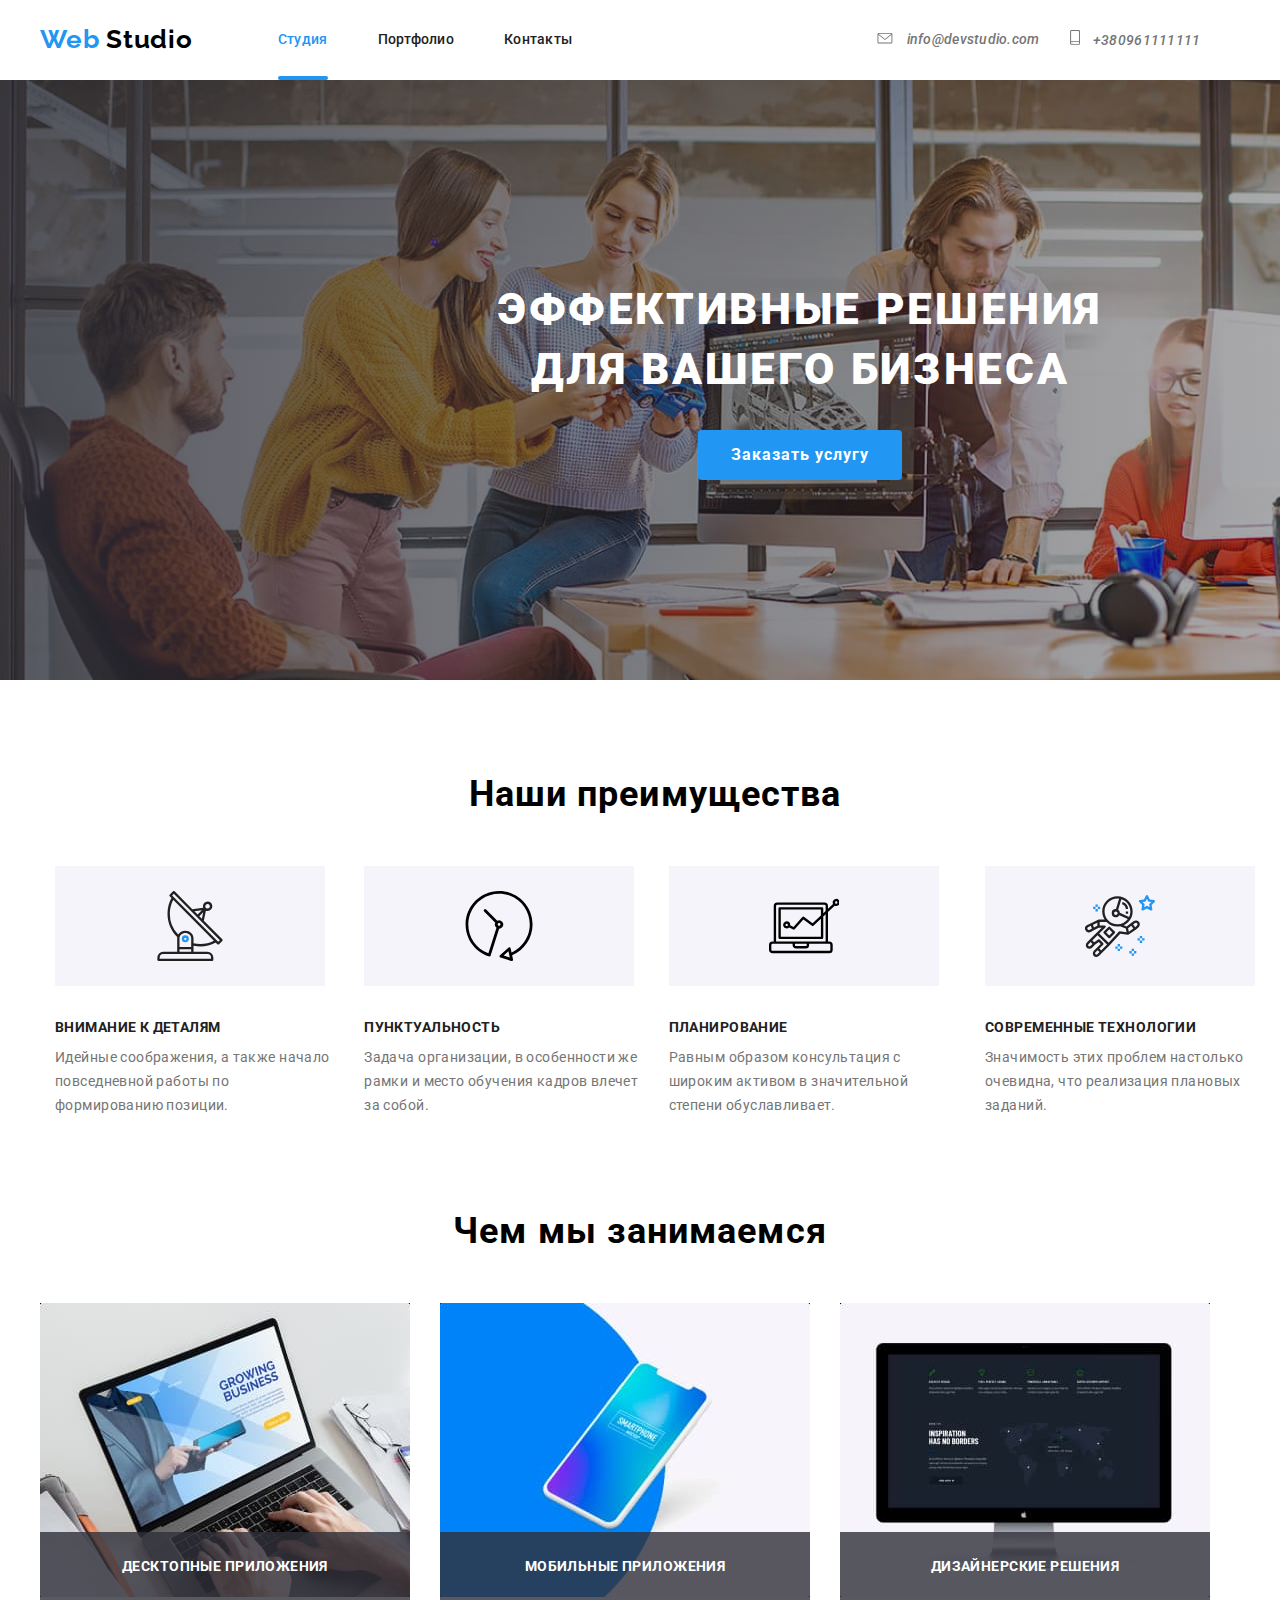
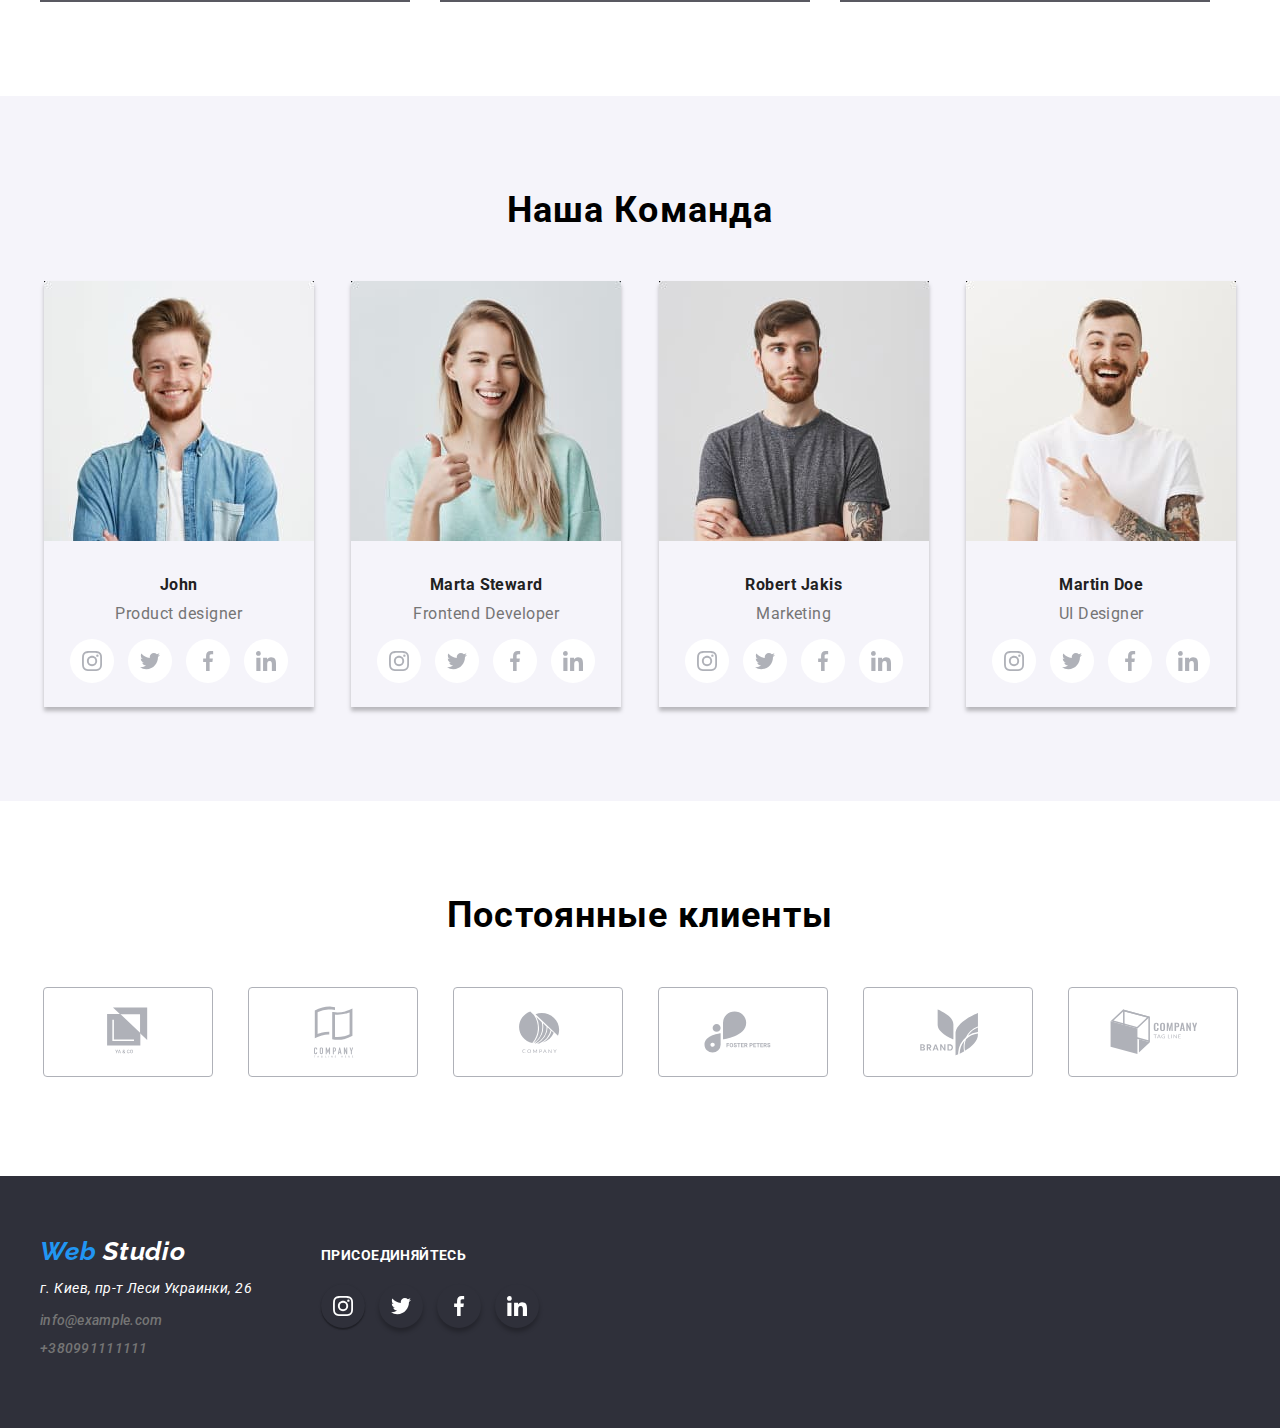
<file: index.html>
<!DOCTYPE html>
<html lang="ru">
  <head>
    <meta charset="UTF-8" />
    <meta name="viewport" content="width=device-width, initial-scale=1.0" />
    <title>Web Studio</title>
    <link
      href="https://fonts.googleapis.com/css2?family=Raleway:wght@700&family=Roboto:wght@400;500;700;900&display=swap"
      rel="stylesheet"
    />
    <link
      rel="stylesheet"
      href="https://cdnjs.cloudflare.com/ajax/libs/modern-normalize/0.6.0/modern-normalize.min.css"
    />
    <link rel="stylesheet" href="./css/styles.css" />
  </head>

  <body>
    <header>
      <nav class="navigation-link container">
        <a href="" class="logo"
          ><span class="logo-accent">Web</span
          ><span class="logo-studio"> Studio</span></a
        >
        <ul class="list site-nav">
          <li class="item"><a href="" class="link current">Студия</a></li>
          <li class="item">
            <a href="./portfolio.html" class="link">Портфолио</a>
          </li>
          <li class="item"><a href="" class="link">Контакты</a></li>
        </ul>
        <address>
          <ul class="list auth-nav">
            <li class="item mail-adress">
              <a href="mailto:info@devstudio.com" class="link contact">
                <svg class="mail-svg" aria-label="маленький конверт">
                  <use href="./images/sprite.svg#icon-envelope"></use>
                </svg>
                info@devstudio.com</a
              >
            </li>
            <li class="item phone">
              <a href="tel:+380961111111" class="link contact">
                <svg class="tel-svg" aria-label="маленький телефон">
                  <use href="./images/sprite.svg#icon-smartphone"></use>
                </svg>
                +380961111111</a
              >
            </li>
          </ul>
        </address>
      </nav>
    </header>
    <!-- Секция herro -->
    <div>
      <section class="hero">
        <h1 class="title-hero">ЭФФЕКТИВНЫЕ РЕШЕНИЯ ДЛЯ ВАШЕГО БИЗНЕСА</h1>
        <!-- Здесь будет background-image, сделанный при помощи стилей -->

        <button type="button" class="button-hero">
          Заказать услугу
        </button>
      </section>
    </div>
    <!-- Секция наши преимущества -->
    <section class="element container">
      <div class="container">
        <h2 class="section-title">Наши преимущества</h2>
        <ul class="list">
          <li class="background-item antenn">
            <div class="">
              <svg class="advantage-svg" aria-label="иконка антена">
                <use href="./images/sprite.svg#icon-antenna"></use>
              </svg>
            </div>
            <h3 class="advantage">ВНИМАНИЕ К ДЕТАЛЯМ</h3>
            <p class="advantage-comment">
              Идейные соображения, а также начало повседневной работы по
              формированию позиции.
            </p>
          </li>
          <li class="background-item clock">
            <div>
              <svg class="advantage-svg" aria-label="иконка часы">
                <use href="./images/sprite.svg#icon-clock"></use>
              </svg>
            </div>
            <h3 class="advantage">ПУНКТУАЛЬНОСТЬ</h3>
            <p class="advantage-comment">
              Задача организации, в особенности же рамки и место обучения кадров
              влечет за собой.
            </p>
          </li>
          <li class="background-item diagramm">
            <div>
              <svg class="advantage-svg" aria-label="маленький компьютер">
                <use href="./images/sprite.svg#icon-diagramm"></use>
              </svg>
            </div>
            <h3 class="advantage">ПЛАНИРОВАНИЕ</h3>
            <p class="advantage-comment">
              Равным образом консультация с широким активом в значительной
              степени обуславливает.
            </p>
          </li>
          <li class="background-item astronaut">
            <div>
              <svg class="advantage-svg" aria-label="иконка астронавт">
                <use href="./images/sprite.svg#icon-astronaut"></use>
              </svg>
            </div>
            <h3 class="advantage">СОВРЕМЕННЫЕ ТЕХНОЛОГИИ</h3>
            <p class="advantage-comment">
              Значимость этих проблем настолько очевидна, что реализация
              плановых заданий.
            </p>
          </li>
        </ul>
      </div>
    </section>
    <!-- Секция-Чем мы занимаемся -->
    <section class="service">
      <div class="container">
        <h2 class="services-title">Чем мы занимаемся</h2>
        <ul class="list">
          <li class="service-item">
            <img src="./images/computer.jpg " alt="Компьютер" />

            <a href="" class="services">Десктопные приложения</a>
          </li>
          <li class="service-item">
            <img src="./images/phone.jpg" alt="телефон" />

            <a href="" class="services">Мобильные приложения</a>
          </li>
          <li class="service-item">
            <img src="./images/monitor.jpg" alt="монитор" />

            <a href="" class="services">Дизайнерские решения</a>
          </li>
        </ul>
      </div>
    </section>
    <!-- Секция- Список специалистов -->
    <section class="ouver-team">
      <div class="container">
        <h2 class="team">Наша Команда</h2>

        <ul class="list social-list">
          <li class="john">
            <div>
              <img src="./images/our-team/john.jpg" alt="фото-портрет" />

              <p class="name"><b>John</b></p>
              <p class="position">Product designer</p>
            </div>

            <address>
              <ul class="list">
                <li>
                  <a href="" target="_blank" class="social-link">
                    <svg
                      class="inst-svg social-svg"
                      width="20"
                      height="20"
                      aria-label="иконка инстаграмм"
                    >
                      <use href="./images/sprite.svg#icon-instagramm"></use>
                    </svg>
                  </a>
                  <a
                    href=""
                    target="_blank"
                    class="social-link"
                    aria-label="иконка твиттер"
                  >
                    <svg
                      class="twitter-svg social-svg"
                      width="20px"
                      height="20px"
                    >
                      <use href="./images/sprite.svg#icon-twitter"></use>
                    </svg>
                  </a>
                  <a href="" target="_blank" class="social-link">
                    <svg
                      class="facebook-svg social-svg"
                      width="20px"
                      height="20px"
                      aria-label="иконка фейсбук"
                    >
                      <use href="./images/sprite.svg#icon-facebook"></use>
                    </svg>
                  </a>

                  <a
                    href=""
                    target="_blank"
                    class="social-link"
                    aria-label="иконка линкедин"
                  >
                    <svg class="linkedin-svg social-svg" width="20" height="20">
                      <use href="./images/sprite.svg#icon-linkedin"></use>
                    </svg>
                  </a>
                </li>
              </ul>
            </address>
          </li>
          <li class="marta">
            <div>
              <img src="./images/our-team/marta.jpg" alt="фото-портрет" />

              <p class="name"><b>Marta Steward</b></p>
              <p class="position">Frontend Developer</p>
            </div>

            <address>
              <ul class="list">
                <li>
                  <a href="" target="_blank" class="social-link">
                    <svg
                      class="inst-svg social-svg"
                      width="20"
                      height="20"
                      aria-label="иконка инстаграм"
                    >
                      <use href="./images/sprite.svg#icon-instagramm"></use>
                    </svg>
                  </a>
                  <a
                    href=""
                    target="_blank"
                    class="social-link"
                    aria-label="иконка твиттер"
                  >
                    <svg
                      class="twitter-svg social-svg"
                      width="20px"
                      height="20px"
                    >
                      <use href="./images/sprite.svg#icon-twitter"></use>
                    </svg>
                  </a>
                  <a
                    href=""
                    target="_blank"
                    class="social-link"
                    aria-label="иконка фейсбук"
                  >
                    <svg
                      class="facebook-svg social-svg"
                      width="20px"
                      height="20px"
                    >
                      <use href="./images/sprite.svg#icon-facebook"></use>
                    </svg>
                  </a>

                  <a
                    href=""
                    target="_blank"
                    class="social-link"
                    aria-label="иконка линкедин"
                  >
                    <svg class="linkedin-svg social-svg" width="20" height="20">
                      <use href="./images/sprite.svg#icon-linkedin"></use>
                    </svg>
                  </a>
                </li>
              </ul>
            </address>
          </li>
          <li class="robert">
            <div>
              <img src="./images/our-team/robert.jpg" alt="фото-портрет" />

              <p class="name"><b>Robert Jakis</b></p>
              <p class="position">Marketing</p>
            </div>

            <address>
              <ul class="list">
                <li>
                  <a
                    href=""
                    target="_blank"
                    class="social-link"
                    aria-label="иконка инстаграм"
                  >
                    <svg class="inst-svg social-svg" width="20" height="20">
                      <use href="./images/sprite.svg#icon-instagramm"></use>
                    </svg>
                  </a>
                  <a
                    href=""
                    target="_blank"
                    class="social-link"
                    aria-label="иконка твиттер"
                  >
                    <svg
                      class="twitter-svg social-svg"
                      width="20px"
                      height="20px"
                    >
                      <use href="./images/sprite.svg#icon-twitter"></use>
                    </svg>
                  </a>
                  <a
                    href=""
                    target="_blank"
                    class="social-link"
                    aria-label="иконка фейсбук"
                  >
                    <svg
                      class="facebook-svg social-svg"
                      width="20px"
                      height="20px"
                    >
                      <use href="./images/sprite.svg#icon-facebook"></use>
                    </svg>
                  </a>

                  <a href="" target="_blank" class="social-link">
                    <svg
                      class="linkedin-svg social-svg"
                      width="20"
                      height="20"
                      aria-label="иконка твиттер"
                    >
                      <use href="./images/sprite.svg#icon-linkedin"></use>
                    </svg>
                  </a>
                </li>
              </ul>
            </address>
          </li>

          <li class="martin">
            <div>
              <img src="./images/our-team/martin.jpg" alt="фото-портрет" />

              <p class="name"><b>Martin Doe</b></p>
              <p class="position">UI Designer</p>
            </div>

            <address>
              <ul class="list">
                <li>
                  <a href="" target="_blank" class="social-link">
                    <svg
                      class="inst-svg social-svg"
                      width="20"
                      height="20"
                      aria-label="иконка инстаграмм"
                    >
                      <use href="./images/sprite.svg#icon-instagramm"></use>
                    </svg>
                  </a>
                  <a
                    href=""
                    target="_blank"
                    class="social-link"
                    aria-label="иконка твиттер"
                  >
                    <svg
                      class="twitter-svg social-svg"
                      width="20px"
                      height="20px"
                    >
                      <use href="./images/sprite.svg#icon-twitter"></use>
                    </svg>
                  </a>
                  <a href="" target="_blank" class="social-link">
                    <svg
                      class="facebook-svg social-svg"
                      width="20px"
                      height="20px"
                      aria-label="иконка фейсбук"
                    >
                      <use href="./images/sprite.svg#icon-facebook"></use>
                    </svg>
                  </a>

                  <a
                    href=""
                    target="_blank"
                    class="social-link"
                    aria-label="иконка линкедин"
                  >
                    <svg class="linkedin-svg social-svg" width="20" height="20">
                      <use href="./images/sprite.svg#icon-linkedin"></use>
                    </svg>
                  </a>
                </li>
              </ul>
            </address>
          </li>
        </ul>
      </div>
    </section>
    <!-- Дальше идет секция "Постоянные клиенты" -->
    <section class="clients flex-block">
      <div class="container">
        <h2 class="clients-title">Постоянные клиенты</h2>
        <ul class="list">
          <li>
            <a href="" class="ouver-clients">
              <svg
                class="clients-svg"
                width="170"
                height="90"
                aria-label="первый клиент"
              >
                <use href="./images/sprite.svg#icon-client-1"></use>
              </svg>
            </a>
          </li>
          <li>
            <a href="" class="ouver-clients">
              <svg
                class="clients-svg"
                width="170"
                height="90"
                aria-label="второй клиент"
              >
                <use href="./images/sprite.svg#icon-client-2"></use>
              </svg>
            </a>
          </li>
          <li>
            <a href="" class="ouver-clients">
              <svg
                class="clients-svg"
                width="170"
                height="90"
                aria-label="третий клиент"
              >
                <use href="./images/sprite.svg#icon-client-3"></use></svg
            ></a>
          </li>
          <li>
            <a href="" class="ouver-clients">
              <svg
                class="clients-svg"
                width="170"
                height="90"
                aria-label="четвертый клиент"
              >
                <use href="./images/sprite.svg#icon-client-4"></use></svg
            ></a>
          </li>
          <li>
            <a href="" class="ouver-clients">
              <svg
                class="clients-svg"
                width="170"
                height="90"
                aria-label="пятый клиент"
              >
                <use href="./images/sprite.svg#icon-client-5"></use></svg
            ></a>
          </li>
          <li>
            <a href="" class="ouver-clients">
              <svg
                class="clients-svg"
                width="170"
                height="90"
                aria-label="шестой клиент"
              >
                <use href="./images/sprite.svg#icon-client-6"></use></svg
            ></a>
          </li>
        </ul>
      </div>
    </section>
    <footer class="visit">
      <!-- <h3>Контакты</h3> -->

      <div class="container test">
        <address>
          <div class="footer-contact">
            <ul class="list">
              <li>
                <a href="" class="logo"
                  ><span class="web-foot">Web</span>
                  <span class="studio-foot">Studio</span>
                </a>
              </li>
              <li class="adress-contact">г. Киев, пр-т Леси Украинки, 26</li>
              <li>
                <a href="mailto:info@example.com" class="link contact"
                  >info@example.com</a
                >
              </li>
              <li>
                <a href="tel:+380991111111" class="link contact"
                  >+380991111111</a
                >
              </li>
            </ul>
          </div>
        </address>
        <div class="foot-link">
          <h2 class="call">Присоединяйтесь</h2>
          <ul class="list">
            <li>
              <a href="" target="_blank" class="foot-social inst">
                <svg
                  class="inst-svg social-svg"
                  width="20"
                  height="20"
                  aria-label="иконка инстаграм"
                >
                  <use href="./images/sprite.svg#icon-instagramm"></use>
                </svg>
              </a>

              <a
                href=""
                target="_blank"
                class="foot-social twitt"
                aria-label="иконка твиттер"
              >
                <svg class="twitter-svg social-svg" width="20px" height="20px">
                  <use href="./images/sprite.svg#icon-twitter"></use>
                </svg>
              </a>
              <a href="" target="_blank" class="foot-social face">
                <svg
                  class="facebook-svg social-svg"
                  width="20px"
                  height="20px"
                  aria-label="иконка фейсбук"
                >
                  <use href="./images/sprite.svg#icon-facebook"></use>
                </svg>
              </a>
              <a href="" target="_blank" class="foot-social linked-in">
                <svg
                  class="linkedin-svg social-svg"
                  width="20"
                  height="20"
                  aria-label="иконка линкедин"
                >
                  <use href="./images/sprite.svg#icon-linkedin"></use>
                </svg>
              </a>
            </li>
          </ul>
        </div>
        <!-- <p class="author">2020 | Developed by GoIT Students</p> -->
      </div>
    </footer>
  </body>
</html>
</file>
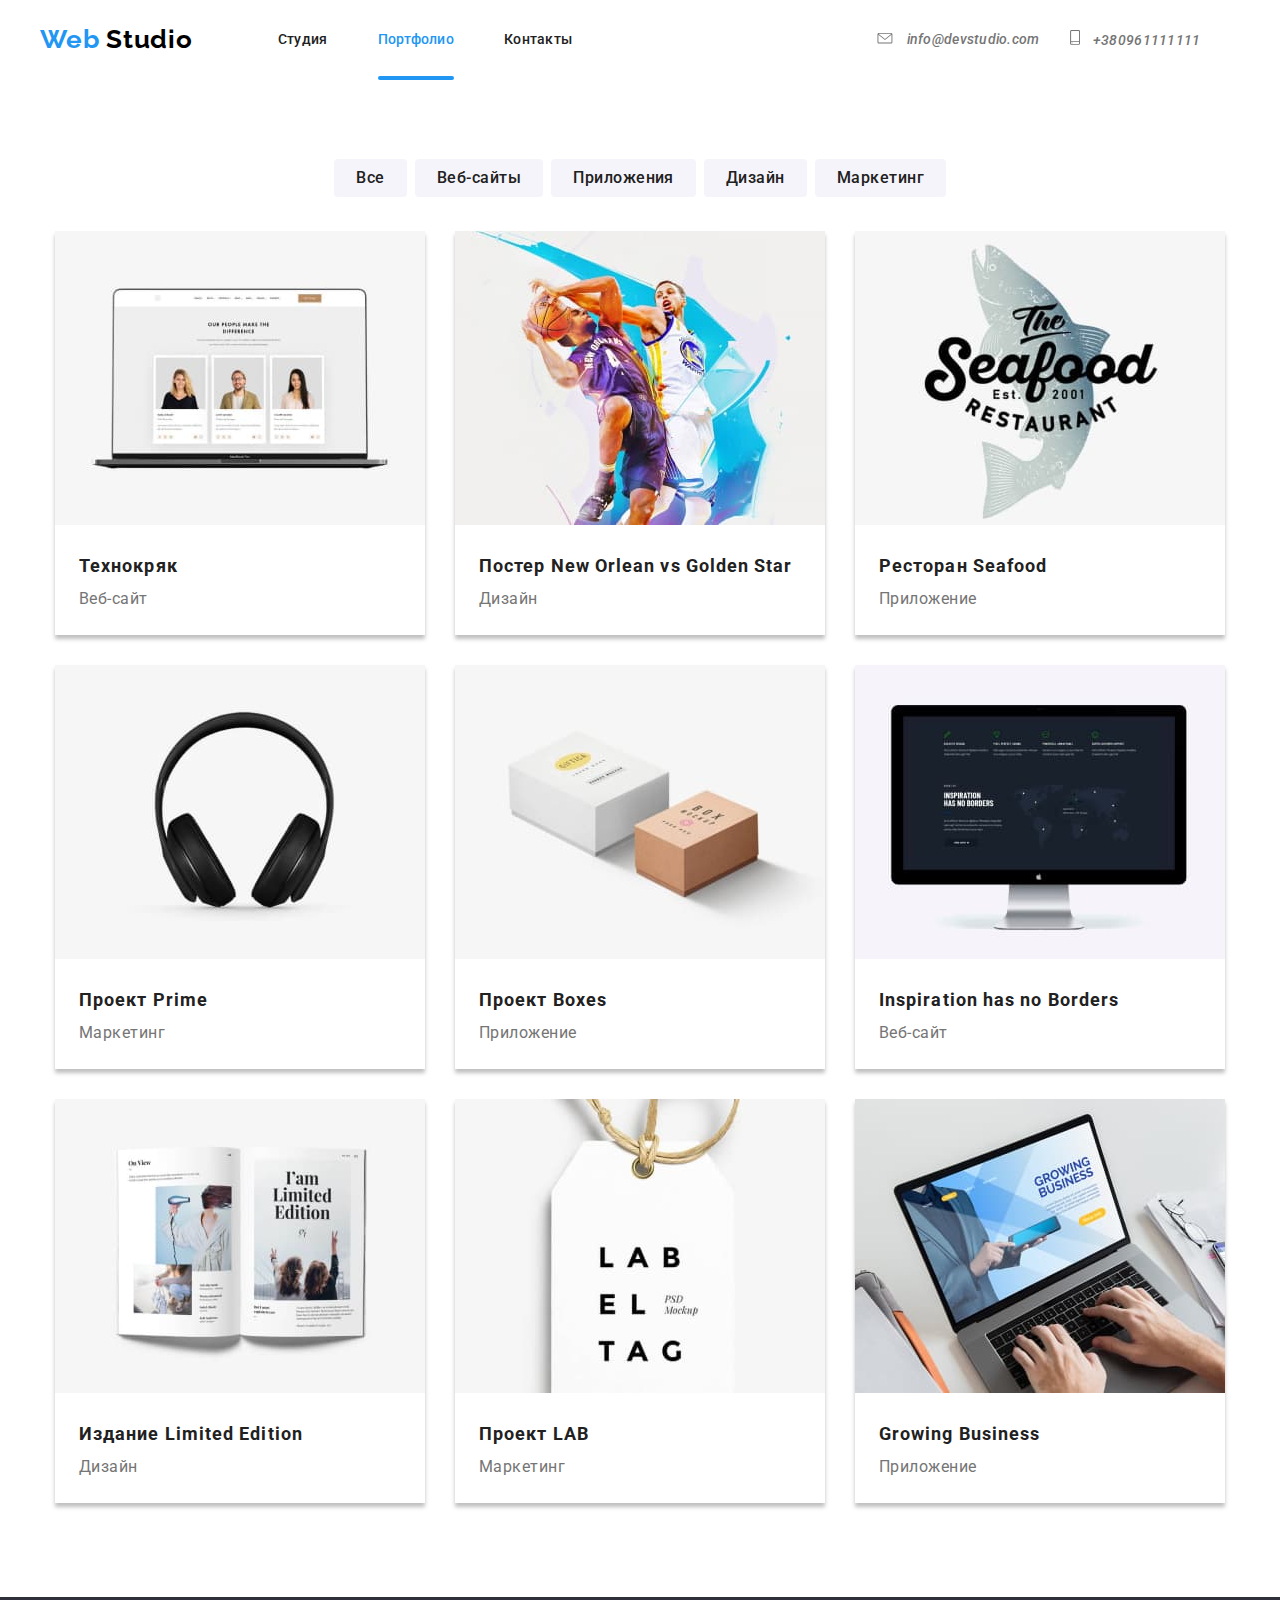
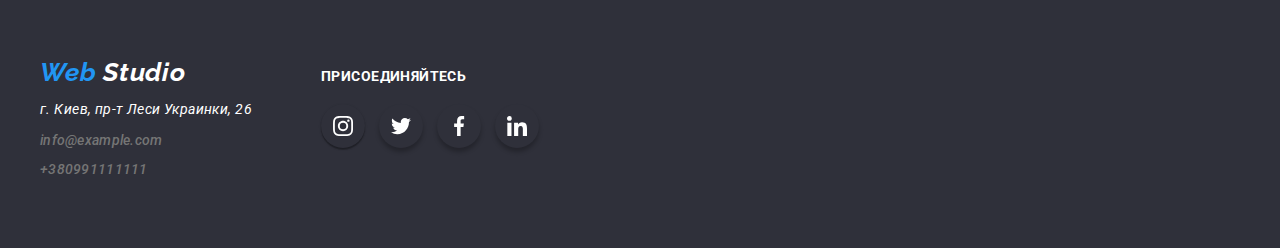
<file: portfolio.html>
<!DOCTYPE html>
<html lang="ru">
  <head>
    <meta charset="UTF-8" />
    <meta name="viewport" content="width=device-width, initial-scale=1.0" />
    <title>portfolio</title>
    <link
      href="https://fonts.googleapis.com/css2?family=Raleway:wght@700&family=Roboto:wght@400;500;700;900&display=swap"
      rel="stylesheet"
    />
    <link
      rel="stylesheet"
      href="https://cdnjs.cloudflare.com/ajax/libs/modern-normalize/0.6.0/modern-normalize.min.css"
    />
    <link rel="stylesheet" href="./css/styles.css" />
  </head>

  <body>
    <header>
      <nav class="navigation-link container">
        <a href="" class="logo"
          ><span class="logo-accent">Web</span
          ><span class="logo-studio"> Studio</span></a
        >
        <ul class="list site-nav">
          <li class="item">
            <a href="index.html" class="link">Студия</a>
          </li>
          <li class="item">
            <a href="" class="link current portfolio-link">Портфолио</a>
          </li>
          <li class="item"><a href="" class="link">Контакты</a></li>
        </ul>
        <address>
          <ul class="list auth-nav">
            <li class="item mail-adress">
              <a href="mailto:info@devstudio.com" class="link contact">
                <svg class="mail-svg" aria-label="маленький конверт">
                  <use href="./images/sprite.svg#icon-envelope"></use>
                </svg>
                info@devstudio.com</a
              >
            </li>
            <li class="item phone">
              <a href="tel:+380961111111" class="link contact">
                <svg class="tel-svg" aria-label="маленький телефон">
                  <use href="./images/sprite.svg#icon-smartphone"></use>
                </svg>
                +380961111111</a
              >
            </li>
          </ul>
        </address>
      </nav>
    </header>
    <main>
      <!-- Секция-галлерея услуг -->
      <section class="gallery container">
        <div>
          <!-- <h1> - в будущем это скрытый заголовок -->
          <h1 class="visually-hidden">Портфолио</h1>
          <!-- <h2> - в будущем это скрытый заголовок -->
          <h2 class="visually-hidden">Галлерея услуг</h2>
          <ul class="list portfolio-item">
            <li>
              <button type="button" class="portfolio-button">
                Все
              </button>
            </li>
            <li>
              <button type="button" class="portfolio-button">Веб-сайты</button>
            </li>
            <li>
              <button type="button" class="portfolio-button">Приложения</button>
            </li>
            <li>
              <button type="button" class="portfolio-button">Дизайн</button>
            </li>
            <li>
              <button type="button" class="portfolio-button">Маркетинг</button>
            </li>
          </ul>
          <ul class="list flex-gallery">
            <li class="gallery-item">
              <a href="" class="link">
                <div class="product">
                  <img
                    src="./images/gallery/team-item.jpg"
                    alt="специалисты в мониторе"
                  />
                  <div class="overlay">
                    <p class="text-overlay">
                      Технокряк это современная площадка распространения
                      коронавируса. Компании используют эту платформу для
                      цифрового шпионажа и атак на защищённые сервера
                      конкурентов.
                    </p>
                  </div>
                </div>

                <h3 class="portfolio-title">Технокряк</h3>
                <p class="portfolio-service">Веб-сайт</p>
              </a>
            </li>
            <li class="gallery-item">
              <a href="" class="link">
                <div class="product">
                  <img
                    src="./images/gallery/sport-design.jpg"
                    alt="Баскетболисты"
                  />
                  <div class="overlay">
                    <p class="text-overlay">
                      Lorem ipsum dolor sit amet consectetur adipisicing elit.
                      Nihil tempora illum alias, minus quas illo.
                    </p>
                  </div>
                </div>

                <h3 class="portfolio-title">
                  Постер New Orlean vs Golden Star
                </h3>
                <p class="portfolio-service">Дизайн</p>
              </a>
            </li>
            <li class="gallery-item">
              <a href="" class="link"
                ><div class="product">
                  <img
                    src="./images/gallery/seafood.jpg"
                    alt="логотип ресторана морепродуктов"
                  />
                  <div class="overlay">
                    <p class="text-overlay">
                      Lorem ipsum dolor sit amet consectetur adipisicing elit.
                      Quos optio inventore nulla impedit, at quibusdam?
                    </p>
                  </div>
                </div>

                <h3 class="portfolio-title">Ресторан Seafood</h3>
                <p class="portfolio-service">Приложение</p>
              </a>
            </li>
            <li class="gallery-item">
              <a href="" class="link"
                ><div class="product">
                  <img src="./images/gallery/headphones.jpg" alt="наушники" />
                  <div class="overlay">
                    <p class="text-overlay">
                      Lorem ipsum dolor sit amet consectetur, adipisicing elit.
                      Laudantium rem ipsum, provident voluptate asperiores
                      totam?
                    </p>
                  </div>
                </div>

                <h3 class="portfolio-title">Проект Prime</h3>
                <p class="portfolio-service">Маркетинг</p>
              </a>
            </li>
            <li class="gallery-item">
              <a href="" class="link"
                ><div class="product">
                  <img src="./images/gallery/boxes.jpg" alt="две коробки" />

                  <div class="overlay">
                    <p class="text-overlay">
                      Lorem ipsum dolor sit amet consectetur adipisicing elit.
                      Nisi cumque autem placeat, deleniti quibusdam soluta!
                    </p>
                  </div>
                </div>

                <h3 class="portfolio-title">Проект Boxes</h3>
                <p class="portfolio-service">Приложение</p>
              </a>
            </li>
            <li class="gallery-item">
              <a href="" class="link"
                ><div class="product">
                  <img
                    src="./images/gallery/monitor.jpg"
                    alt="экран монитора"
                  />
                  <div class="overlay">
                    <p class="text-overlay">
                      Lorem ipsum, dolor sit amet consectetur adipisicing elit.
                      Magni odio, velit adipisci autem dicta quaerat.
                    </p>
                  </div>
                </div>

                <h3 class="portfolio-title">Inspiration has no Borders</h3>
                <p class="portfolio-service">Веб-сайт</p>
              </a>
            </li>
            <li class="gallery-item">
              <a href="" class="link"
                ><div class="product">
                  <img src="./images/gallery/newspaper.jpg" alt="газета" />
                  <div class="overlay">
                    <p class="text-overlay">
                      Lorem ipsum dolor sit amet consectetur adipisicing elit.
                      Eaque inventore et rerum voluptatem hic harum?
                    </p>
                  </div>
                </div>

                <h3 class="portfolio-title">Издание Limited Edition</h3>
                <p class="portfolio-service">Дизайн</p>
              </a>
            </li>
            <li class="gallery-item">
              <a href="" class="link"
                ><div class="product">
                  <img src="./images/gallery/label.jpg" alt="эмблема " />
                  <div class="overlay">
                    <p class="text-overlay">
                      Lorem ipsum dolor sit, amet consectetur adipisicing elit.
                      Ea, incidunt minima assumenda officiis commodi ipsam.
                    </p>
                  </div>
                </div>

                <h3 class="portfolio-title">Проект LAB</h3>
                <p class="portfolio-service">Маркетинг</p>
              </a>
            </li>
            <li class="gallery-item">
              <a href="" class="link"
                ><div class="product">
                  <img
                    src="./images/gallery/user-monitor.jpg"
                    alt="пользователь с ноутбуком"
                  />
                  <div class="overlay">
                    <p class="text-overlay">
                      Lorem ipsum dolor, sit amet consectetur adipisicing elit.
                      Vero eligendi soluta porro sit id facere.
                    </p>
                  </div>
                </div>

                <h3 class="portfolio-title">Growing Business</h3>
                <p class="portfolio-service">Приложение</p>
              </a>
            </li>
          </ul>
        </div>
      </section>
    </main>
    <footer class="visit">
      <!-- <h3>Контакты</h3> -->

      <div class="container test">
        <address>
          <div class="footer-contact">
            <ul class="list">
              <li>
                <a href="" class="logo"
                  ><span class="web-foot">Web</span>
                  <span class="studio-foot">Studio</span>
                </a>
              </li>
              <li class="adress-contact">г. Киев, пр-т Леси Украинки, 26</li>
              <li>
                <a href="mailto:info@example.com" class="link contact"
                  >info@example.com</a
                >
              </li>
              <li>
                <a href="tel:+380991111111" class="link contact"
                  >+380991111111</a
                >
              </li>
            </ul>
          </div>
        </address>
        <div class="foot-link">
          <h2 class="call">Присоединяйтесь</h2>
          <ul class="list">
            <li>
              <a href="" target="_blank" class="foot-social inst">
                <svg
                  class="inst-svg social-svg"
                  width="20"
                  height="20"
                  aria-label="иконка инстаграм"
                >
                  <use href="./images/sprite.svg#icon-instagramm"></use>
                </svg>
              </a>

              <a
                href=""
                target="_blank"
                class="foot-social twitt"
                aria-label="иконка твиттер"
              >
                <svg class="twitter-svg social-svg" width="20px" height="20px">
                  <use href="./images/sprite.svg#icon-twitter"></use>
                </svg>
              </a>
              <a href="" target="_blank" class="foot-social face">
                <svg
                  class="facebook-svg social-svg"
                  width="20px"
                  height="20px"
                  aria-label="иконка фейсбук"
                >
                  <use href="./images/sprite.svg#icon-facebook"></use>
                </svg>
              </a>
              <a href="" target="_blank" class="foot-social linked-in">
                <svg
                  class="linkedin-svg social-svg"
                  width="20"
                  height="20"
                  aria-label="иконка линкедин"
                >
                  <use href="./images/sprite.svg#icon-linkedin"></use>
                </svg>
              </a>
            </li>
          </ul>
        </div>
        <!-- <p class="author">2020 | Developed by GoIT Students</p> -->
      </div>
    </footer>
  </body>
</html>
</file>
<file: css/styles.css>
/* Цвет основного текста #212121 */
/* Цвет вторичного текста #757575 */
/* Белый #FFFFFF */
/* Акцент #2196F3 */

/* Вторичный цвет фона #F5F4FA */
/* фоновый цвет футера #2F303A */

/* Палитра цветов */
:root {
  --primery-text-color: #212121;
  --title-text-color: #757575;
  --accent-color: #2196f3;
  --primery-background-color: #e5e5e5;
  --secondary-background-color: #f5f4fa;
  --white-color: #ffffff;
  --footer-color: #2f303a;
}
body {
  background-color: var(--white-color);
  font-family: Roboto, sans-serif;
  margin: 0px;
}
h2 {
  font-weight: 700;
  font-size: 36px;
  line-height: 1.16;
  text-align: center;
  letter-spacing: 0.03em;
  margin-top: 0px;
  margin-bottom: 0px;
}
.container {
  width: 1230px;
  margin-left: auto;
  margin-right: auto;
  padding-left: 15px;
  padding-right: 15px;
  /* outline: 1px solid black; */
}
.visually-hidden {
  visibility: hidden;
}

/* Стиллизация логотипа */
.logo-accent {
  color: var(--accent-color);
}
.logo-studio {
  color: #000000;
}
.logo {
  text-decoration: none;
  font-family: Raleway, sans-serif;
  font-weight: 700;
  font-size: 26px;
  line-height: 1.2;
  letter-spacing: 0.03em;
}
.list {
  list-style: none;
  margin-top: 0px;
  margin-bottom: 0px;
  padding-left: 0px;
}
/* Навигационные ссылки */
.site-nav {
  display: flex;
  margin-left: 85px;
}
.site-nav li {
  margin-right: 50px;
}
.site-nav .item:last-child {
  margin-right: 0px;
}
.site-nav .link {
  display: block;
  padding-top: 32px;
  padding-bottom: 32px;
}

.auth-nav {
  display: flex;
  margin-left: 305px;
}
.auth-nav .item + .item {
  margin-left: 30px;
}

.list .link.current {
  color: var(--accent-color);
  position: relative;
}
.list .link.current::after {
  content: '';
  display: block;
  width: 100%;
  height: 4px;
  background-color: var(--accent-color);
  border-radius: 2px;
  position: absolute;
  left: 0;
  bottom: 0;
}
.list .link.portfolio-link::after {
  content: '';
  display: block;
  width: 100%;
  height: 4px;
  background-color: var(--accent-color);
  border-radius: 10px;
  position: absolute;
  left: 0;
  bottom: 0;
}

.link {
  color: var(--primery-text-color);
  text-decoration: none;

  font-weight: 500;
  font-size: 14px;
  line-height: 1.14;
  letter-spacing: 0.02em;
  transition: color 250ms cubic-bezier(0.4, 0, 0.2, 1);
}
.navigation-link {
  display: flex;
  align-items: center;
  margin-bottom: 0px;
}
.link:hover {
  color: var(--accent-color);
}
.link:focus {
  color: var(--accent-color);
}
.contact {
  color: var(--title-text-color);
  transition: color 250ms cubic-bezier(0.4, 0, 0.2, 1);
}
.contact:hover {
  color: var(--accent-color);
  transition: translate(color);
}
.contact:focus {
  color: var(--accent-color);
  transition: translate(color);
}
.mail-svg {
  width: 16px;
  height: 11.2px;
  margin-right: 10px;
  fill: currentColor;
}
.tel-svg {
  width: 10px;
  height: 14.94px;
  margin-right: 10px;
  fill: currentColor;
}

/* Стиллизация Hero */
.hero {
  text-align: center;
  margin: auto;
  padding: auto;
  margin-bottom: 94px;

  padding: 200px 480px 280px 480px;

  width: 1600px;
  height: 600px;

  background-image: linear-gradient(
      to right,
      rgba(47, 48, 58, 0.8),
      rgba(0, 0, 0, 0.25)
    ),
    url(../images/header-img.jpg);
}

.button-hero {
  display: inline-block;
  color: #ffffff;
  background-color: var(--accent-color);
  cursor: pointer;
  font-weight: 700;
  font-size: 16px;
  line-height: 1.8;
  text-align: center;
  letter-spacing: 0.06em;
  min-width: 200px;
  min-height: 50px;
  text-align: center;
  border-radius: 4px;
  padding: 10px 32px;
  border: 1px solid transparent;
  transition: background-color 250ms cubic-bezier(0.4, 0, 0.2, 1);
}
/* Примерныйцвет для кнопки */

.button-hero:focus {
  background-color: rgba(47, 48, 58, 0.8);
}
/* Нам месте background Будет фоновая картинка */
.title-hero {
  color: #ffffff;

  margin-top: 0px;
  margin-bottom: 30px;

  font-weight: 900;
  font-size: 44px;
  line-height: 1.36;

  letter-spacing: 0.06em;
  text-transform: uppercase;
}
/* секция-наши преимущества */
.element {
  margin-bottom: 94px;
}
.element ul {
  display: flex;
}
.element li + li {
  margin-left: 30px;
}
.element .icons {
  margin-bottom: 30px;
}

.section-title {
  margin-top: 0px;
  margin-bottom: 50px;
}

.advantage,
.advantage-comment {
  margin-top: 0px;
  margin-bottom: 0px;
}
h3.advantage {
  color: var(--primery-text-color);

  font-weight: 700;
  font-size: 14px;
  line-height: 1.14;
  letter-spacing: 0.03em;
  text-transform: uppercase;
  margin-bottom: 10px;
}

.advantage-svg {
  width: 270px;
  height: 120px;
  background-color: var(--secondary-background-color);
  padding: 25px 100px;
  margin-bottom: 30px;
}

.advantage-comment {
  color: var(--title-text-color);
  font-weight: 400;
  font-size: 14px;
  line-height: 1.7;
  /* or 171% */

  letter-spacing: 0.03em;
}

/* Секция- чем мы занимаеся */
.service ul {
  display: flex;
  padding-left: 0px;
}
.service-item + .service-item {
  margin-left: 30px;
}
figure {
  margin-top: 0px;
  margin-bottom: 0px;
}
.service {
  margin-bottom: 94px;
}
.services-title {
  margin-bottom: 50px;
}
.service-item {
  position: relative;
}
.services {
  display: flex;
  justify-content: center;
  align-items: center;
  color: var(--white-color);
  position: absolute;
  left: 0;
  bottom: 0;
  width: 370px;
  height: 70px;
  background-color: rgba(47, 48, 58, 0.8);

  font-weight: 700;
  font-size: 14px;
  line-height: 1.5;
  text-align: center;
  letter-spacing: 0.03em;
  text-transform: uppercase;
  text-decoration: none;
  transition: color 250ms cubic-bezier(0.4, 0, 0.2, 1),
    background-color 250ms cubic-bezier(0.4, 0, 0.2, 1);
}
.services:hover {
  color: var(--accent-color);
  background-color: rgb(47, 48, 58);
}
.services:focus {
  color: var(--accent-color);
  background-color: rgb(47, 48, 58);
}
/* Секция- наша команда */
.team {
  margin-bottom: 50px;
}
.ouver-team {
  background-color: var(--secondary-background-color);
  margin-bottom: 94px;
  padding-bottom: 94px;
  padding-top: 94px;
  display: flex;
}
.ouver-team ul {
  display: flex;
  padding-left: 0px;
  justify-content: space-around;
}
.ouver-team li + li {
  margin-left: 30px;
}
.name {
  margin-top: 30px;
  color: var(--primery-text-color);

  font-weight: 500;
  font-size: 16px;
  line-height: 1.18;
  /* identical to box height */

  text-align: center;
  letter-spacing: 0.03em;
}

.position {
  margin-top: 10px;
  color: var(--title-text-color);

  font-weight: 400;
  font-size: 16px;
  line-height: 1.18;
  /* identical to box height */

  text-align: center;
  letter-spacing: 0.03em;
}
.social-list {
  display: flex;
  justify-content: center;
  padding: 0px;
}
.john,
.marta,
.robert,
.martin {
  box-shadow: 0px 4px 4px rgba(0, 0, 0, 0.25);
}
.social-link {
  display: inline-flex;
  justify-content: center;
  align-items: center;
  text-align: center;
  padding: 0px;
  margin-top: 16px;
  margin-bottom: 24px;
  width: 44px;
  height: 44px;
  color: #afb1b8;
  background-color: white;
  border: none;
  border-radius: 50%;
  transition: color 250ms cubic-bezier(0.4, 0, 0.2, 1),
    background-color 250ms cubic-bezier(0.4, 0, 0.2, 1);
}
.social-link:nth-child(-n + 3) {
  margin-right: 10px;
}
.social-link:hover {
  background-color: var(--accent-color);
  color: var(--white-color);
}
.social-link:focus {
  background-color: var(--accent-color);
  color: var(--white-color);
}
.social-svg {
  fill: currentColor;
}

/* Стилизация footer */
.visit {
  background-color: var(--footer-color);
  padding-top: 60px;
  padding-bottom: 60px;
}
/* Секция- Наши клиенты */
.flex-block {
  display: flex;
}
.flex-block ul {
  display: flex;
  justify-content: space-around;
}
.clients li + li {
  margin-left: 30px;
}
.clients {
  margin-bottom: 94px;
}
.clients-title {
  margin-bottom: 50px;
}
.ouver-clients {
  color: #afb1b8;
  transition: color 250ms cubic-bezier(0.4, 0, 0.2, 1);
}
.ouver-clients:hover {
  color: var(--accent-color);
}
.ouver-clients:focus {
  color: var(--accent-color);
}

.clients-svg {
  border: 1px solid #afb1b8;
  box-sizing: border-box;
  border-radius: 4px;
  fill: currentColor;
  transition: border 250ms cubic-bezier(0.4, 0, 0.2, 1);
}
.clients-svg:hover {
  border: 1px solid var(--accent-color);
}
.clients-svg:focus {
  border: 1px solid var(--accent-color);
}

/* Стилизация логотипа в футере */
.test {
  display: flex;
  /* justify-content: space-between; */
  align-items: baseline;
}

.footer-contact {
  display: flex;
}
.footer-contact ul {
  display: flex;

  flex-direction: column;
}
.footer-contact li {
  margin-bottom: 10px;
}
.foot-link {
  margin-left: 69px;
}
.foot-link ul {
  display: flex;
  justify-content: center;
}

.web-foot {
  color: var(--accent-color);
}
.studio-foot {
  color: var(--white-color);
}

.adress-contact {
  color: var(--white-color);

  font-weight: 400;
  font-size: 14px;
  line-height: 1.7;
  /* or 171% */

  letter-spacing: 0.03em;
}
.call {
  color: var(--white-color);

  font-weight: 700;
  font-size: 14px;
  line-height: 1.14;
  letter-spacing: 0.03em;
  text-transform: uppercase;
  text-align: left;
}

.author {
  color: rgba(255, 255, 255, 0.4);

  font-weight: 400;
  font-size: 12px;
  line-height: 2;
  align-self: flex-end;
  /* or 200% */

  text-align: center;
  letter-spacing: 0.03em;
}
.foot-social {
  display: inline-flex;
  justify-content: center;
  align-items: center;
  text-align: center;
  padding: 0px;
  margin-top: 20px;
  margin-bottom: 40px;
  width: 44px;
  height: 44px;
  color: white;
  border: none;
  border-radius: 50%;
  transition: background-color 250ms cubic-bezier(0.4, 0, 0.2, 1);
}
.foot-social:nth-child(-n + 3) {
  margin-right: 10px;
}
.foot-social.inst {
  background-color: var(--footer-color);
  box-shadow: 0px 2px 1px rgba(0, 0, 0, 0.2), 0px 1px 1px rgba(0, 0, 0, 0.14),
    0px 1px 3px rgba(0, 0, 0, 0.12);
}
.foot-social.face {
  background-color: var(--footer-color);
  box-shadow: 0px 4px 4px rgba(0, 0, 0, 0.25);
}
.foot-social.linked-in {
  background-color: var(--footer-color);

  box-sizing: border-box;
  box-shadow: 0px 4px 4px rgba(0, 0, 0, 0.25);
}
.foot-social.twitt {
  background-color: var(--footer-color);
  box-shadow: 0px 4px 4px rgba(0, 0, 0, 0.25);
}
.foot-social:hover {
  background-color: var(--accent-color);
}
.foot-social:focus {
  background-color: var(--accent-color);
}

/* Стиллизация страницы "Портфолио" */
.navigation-portfolio {
  margin-bottom: 93px;
}
h1,
h2,
h3,
p {
  margin-top: 0px;
  margin-bottom: 0px;
}
.gallery {
  display: flex;
  margin-bottom: 94px;
  /* outline: 1px solid tomato; */
}
.gallery .portfolio-item {
  display: flex;
  justify-content: center;
}
.gallery h1 {
  text-align: center;
}
/* Кнопки портфолио */
.portfolio-item li + li {
  margin-left: 8px;
  margin-bottom: 34px;
}

.portfolio-button {
  border-style: none;
  color: var(--primery-text-color);
  background-color: var(--secondary-background-color);
  cursor: pointer;
  font-family: Roboto;
  font-weight: 500;
  font-size: 16px;
  line-height: 1.6;
  /* identical to box height, or 162% */

  text-align: center;
  letter-spacing: 0.03em;
  min-width: 73px;
  min-height: 38px;
  border-radius: 4px;
  padding: 6px 22px;
  transition: background-color 250ms cubic-bezier(0.4, 0, 0.2, 1);
}
.portfolio-button:hover {
  background-color: var(--accent-color);
  color: var(--white-color);
}
.portfolio-button:focus {
  background-color: var(--accent-color);
  color: var(--white-color);
}

/* Стилизация галлереи */
.flex-gallery {
  display: flex;
  flex-wrap: wrap;
  justify-content: center;
  /* outline: 1px solid black; */
}
.gallery-item {
  width: 370px;
  height: 404px;
  margin-right: 30px;
  margin-bottom: 30px;
  box-shadow: 0px 4px 4px rgba(0, 0, 0, 0.25);
}
.gallery-item:nth-child(3n) {
  margin-right: 0px;
}
.gallery-item:nth-last-child(-n + 3) {
  margin-bottom: 0px;
}
.portfolio-title {
  margin-left: 24px;

  color: var(--primery-text-color);

  font-weight: 700;
  font-size: 18px;
  line-height: 2;
  /* identical to box height, or 200% */

  letter-spacing: 0.06em;
}
.portfolio-service {
  margin-left: 24px;
  color: var(--title-text-color);

  font-weight: 400;
  font-size: 16px;
  line-height: 1.9;
  /* identical to box height, or 187% */

  letter-spacing: 0.03em;
}
.product {
  margin-bottom: 20px;

  position: relative;
  overflow: hidden;
}
.overlay {
  display: flex;
  position: absolute;
  text-align: center;
  align-items: center;
  width: 100%;
  height: 100%;
  background-color: rgba(33, 150, 243, 0.9);
  color: var(--white-color);
  top: 0;
  left: 0;
  transform: translateY(100%);
  opacity: 0;
  transition: transform 250ms cubic-bezier(0.4, 0, 0.2, 1),
    opacity 250ms cubic-bezier(0.4, 0, 0.2, 1);
}
.gallery-item:hover .overlay {
  transform: translateY(0);
  opacity: 1;
}
.text-overlay {
  margin-left: 24px;
  margin-right: 24px;
  font-family: Roboto;
  font-style: normal;
  font-weight: 400;
  font-size: 18px;
  line-height: 1.5;
  /* or 156% */

  letter-spacing: 0.03em;
}
</file>
